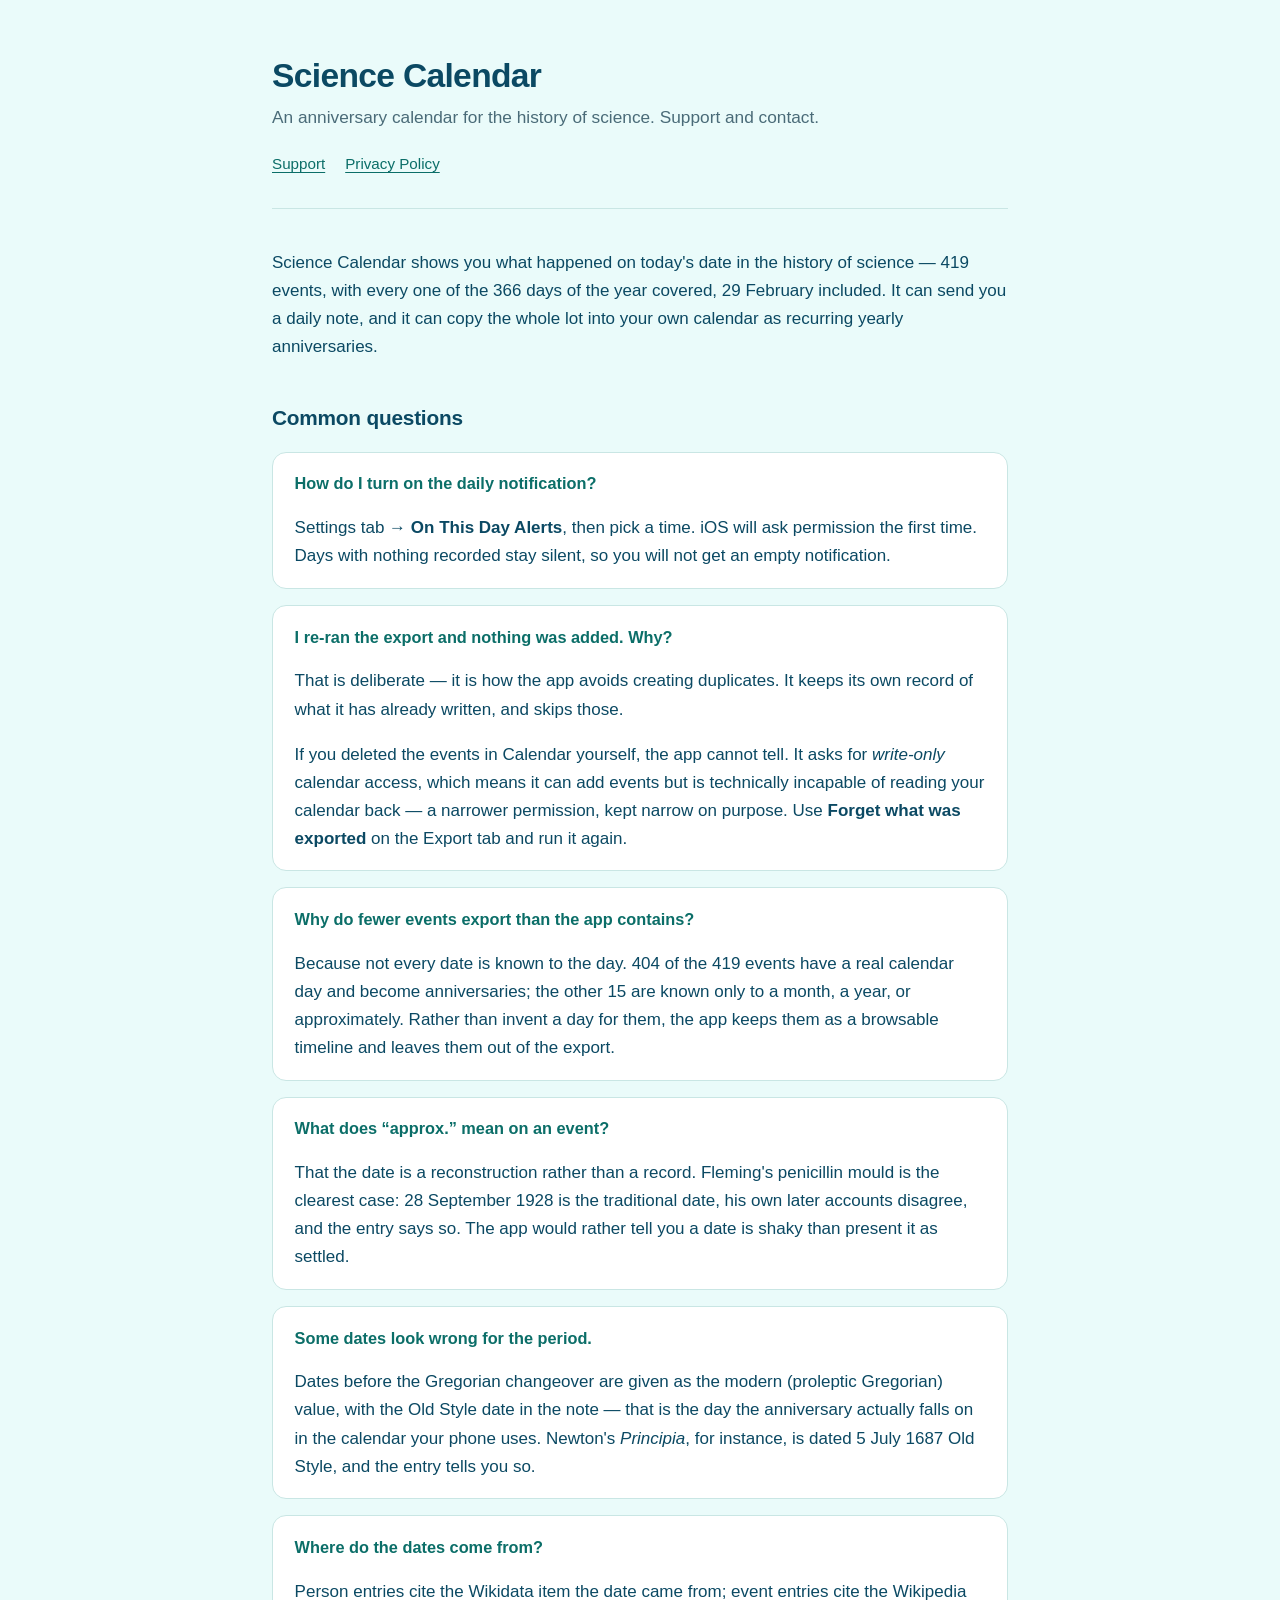
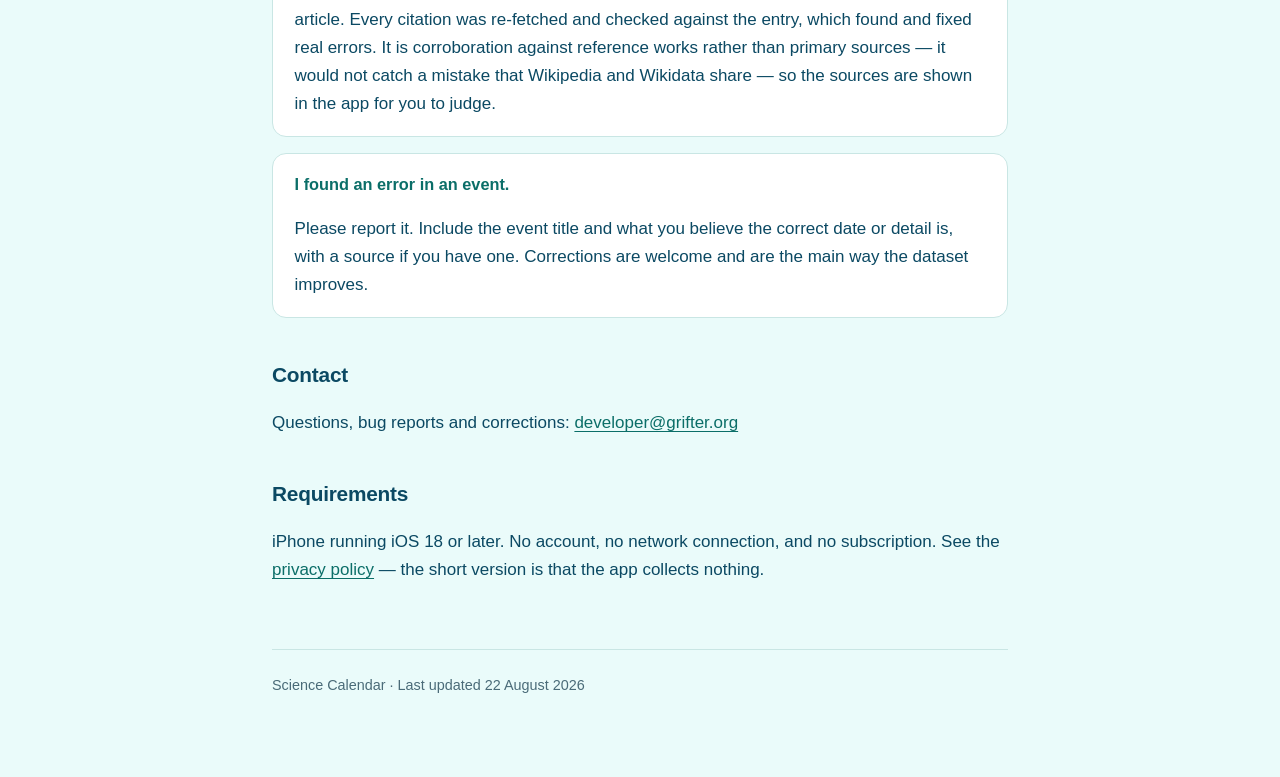
<file: index.html>
<!doctype html>
<html lang="en">
<head>
<meta charset="utf-8">
<meta name="viewport" content="width=device-width, initial-scale=1">
<title>Science Calendar — Support</title>
<link rel="stylesheet" href="style.css">
</head>
<body>
<div class="wrap">
<header>
  <h1>Science Calendar</h1>
  <p class="lede">An anniversary calendar for the history of science. Support and contact.</p>
  <nav><a href="index.html">Support</a><a href="privacy.html">Privacy Policy</a></nav>
</header>

<p>Science Calendar shows you what happened on today's date in the history of
science — 419 events, with every one of the 366 days of the year covered,
29 February included. It can send you a daily note, and it can copy the whole
lot into your own calendar as recurring yearly anniversaries.</p>

<h2>Common questions</h2>

<div class="card">
<h3>How do I turn on the daily notification?</h3>
<p>Settings tab → <strong>On This Day Alerts</strong>, then pick a time. iOS will
ask permission the first time. Days with nothing recorded stay silent, so you
will not get an empty notification.</p>
</div>

<div class="card">
<h3>I re-ran the export and nothing was added. Why?</h3>
<p>That is deliberate — it is how the app avoids creating duplicates. It keeps
its own record of what it has already written, and skips those.</p>
<p>If you deleted the events in Calendar yourself, the app cannot tell. It asks
for <em>write-only</em> calendar access, which means it can add events but is
technically incapable of reading your calendar back — a narrower permission,
kept narrow on purpose. Use <strong>Forget what was exported</strong> on the
Export tab and run it again.</p>
</div>

<div class="card">
<h3>Why do fewer events export than the app contains?</h3>
<p>Because not every date is known to the day. 404 of the 419 events have a real
calendar day and become anniversaries; the other 15 are known only to a month,
a year, or approximately. Rather than invent a day for them, the app keeps them
as a browsable timeline and leaves them out of the export.</p>
</div>

<div class="card">
<h3>What does “approx.” mean on an event?</h3>
<p>That the date is a reconstruction rather than a record. Fleming's penicillin
mould is the clearest case: 28 September 1928 is the traditional date, his own
later accounts disagree, and the entry says so. The app would rather tell you a
date is shaky than present it as settled.</p>
</div>

<div class="card">
<h3>Some dates look wrong for the period.</h3>
<p>Dates before the Gregorian changeover are given as the modern (proleptic
Gregorian) value, with the Old Style date in the note — that is the day the
anniversary actually falls on in the calendar your phone uses. Newton's
<em>Principia</em>, for instance, is dated 5 July 1687 Old Style, and the entry
tells you so.</p>
</div>

<div class="card">
<h3>Where do the dates come from?</h3>
<p>Person entries cite the Wikidata item the date came from; event entries cite
the Wikipedia article. Every citation was re-fetched and checked against the
entry, which found and fixed real errors. It is corroboration against reference
works rather than primary sources — it would not catch a mistake that Wikipedia
and Wikidata share — so the sources are shown in the app for you to judge.</p>
</div>

<div class="card">
<h3>I found an error in an event.</h3>
<p>Please report it. Include the event title and what you believe the correct
date or detail is, with a source if you have one. Corrections are welcome and
are the main way the dataset improves.</p>
</div>

<h2>Contact</h2>
<p>Questions, bug reports and corrections:
<a href="mailto:developer@grifter.org">developer@grifter.org</a></p>

<h2>Requirements</h2>
<p>iPhone running iOS 18 or later. No account, no network connection, and no
subscription. See the <a href="privacy.html">privacy policy</a> — the short
version is that the app collects nothing.</p>

<footer>Science Calendar · Last updated 22 August 2026</footer>
</div>
</body>
</html>
</file>
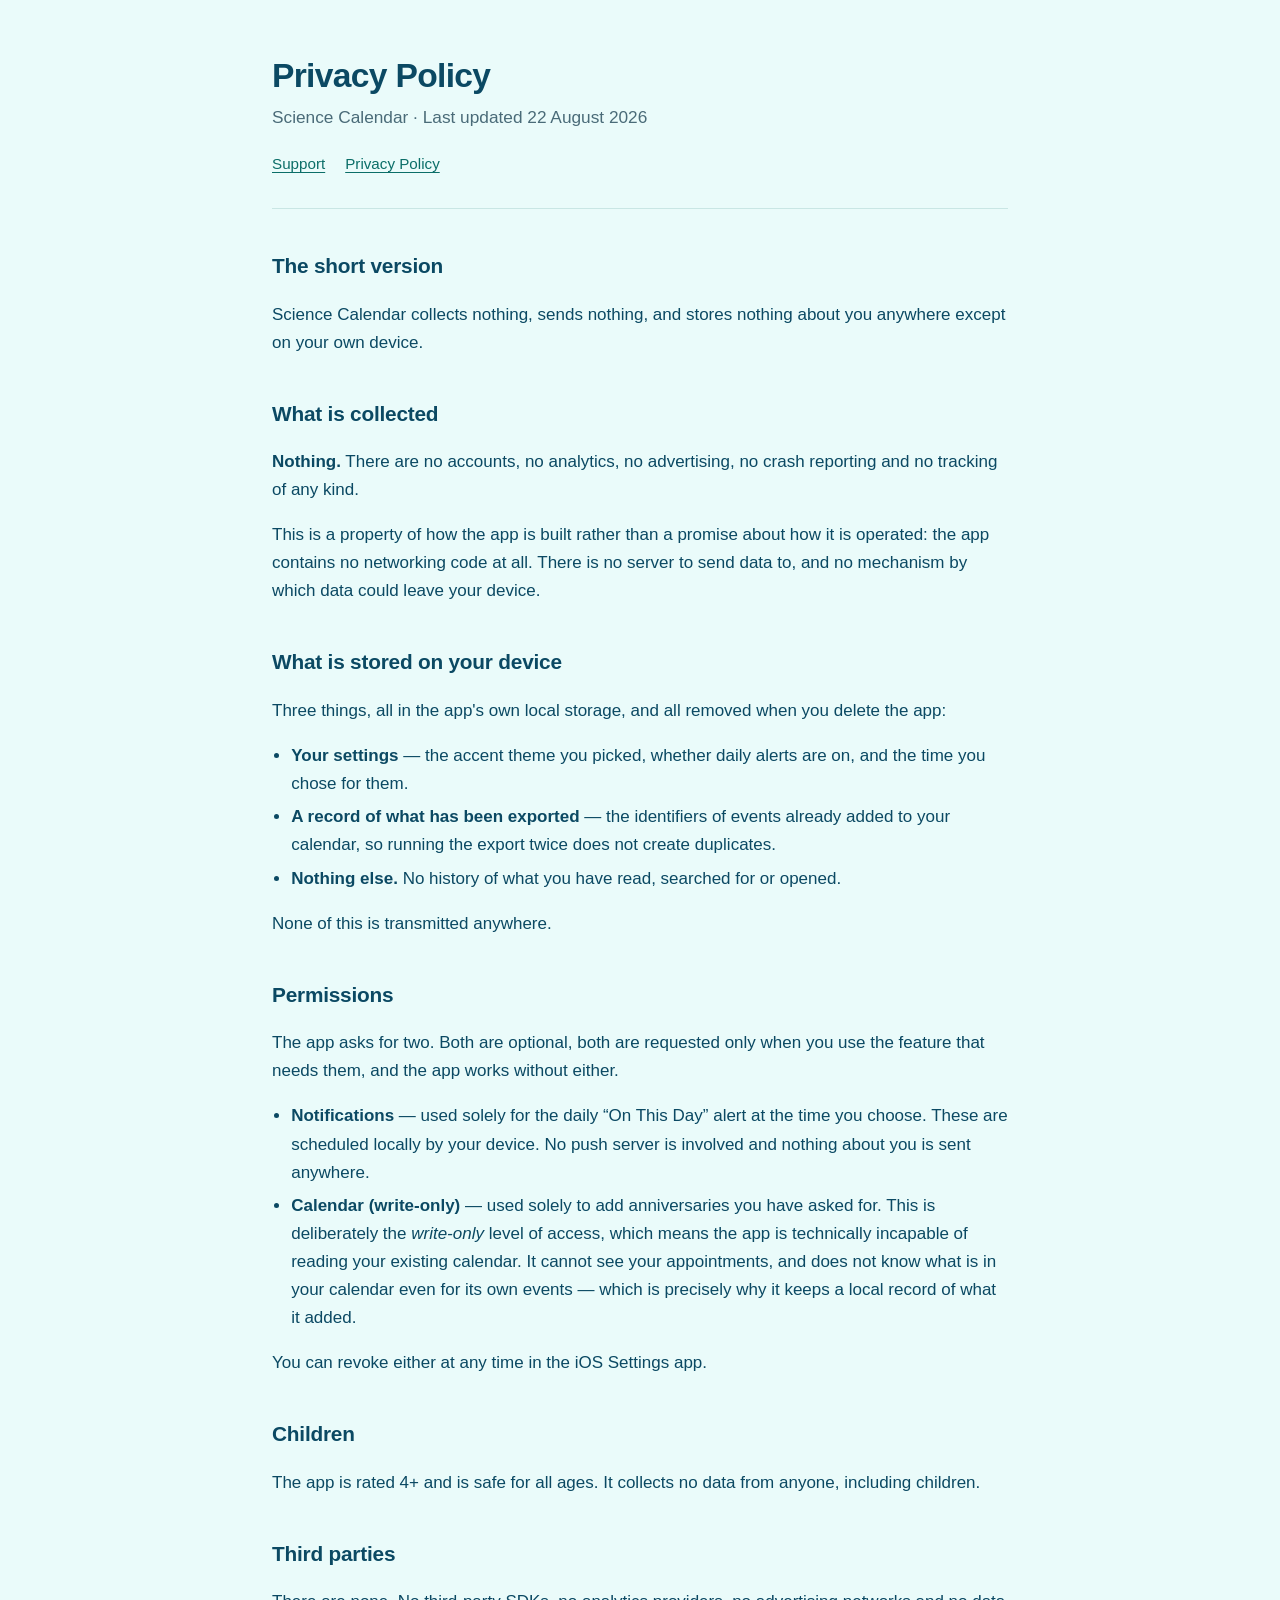
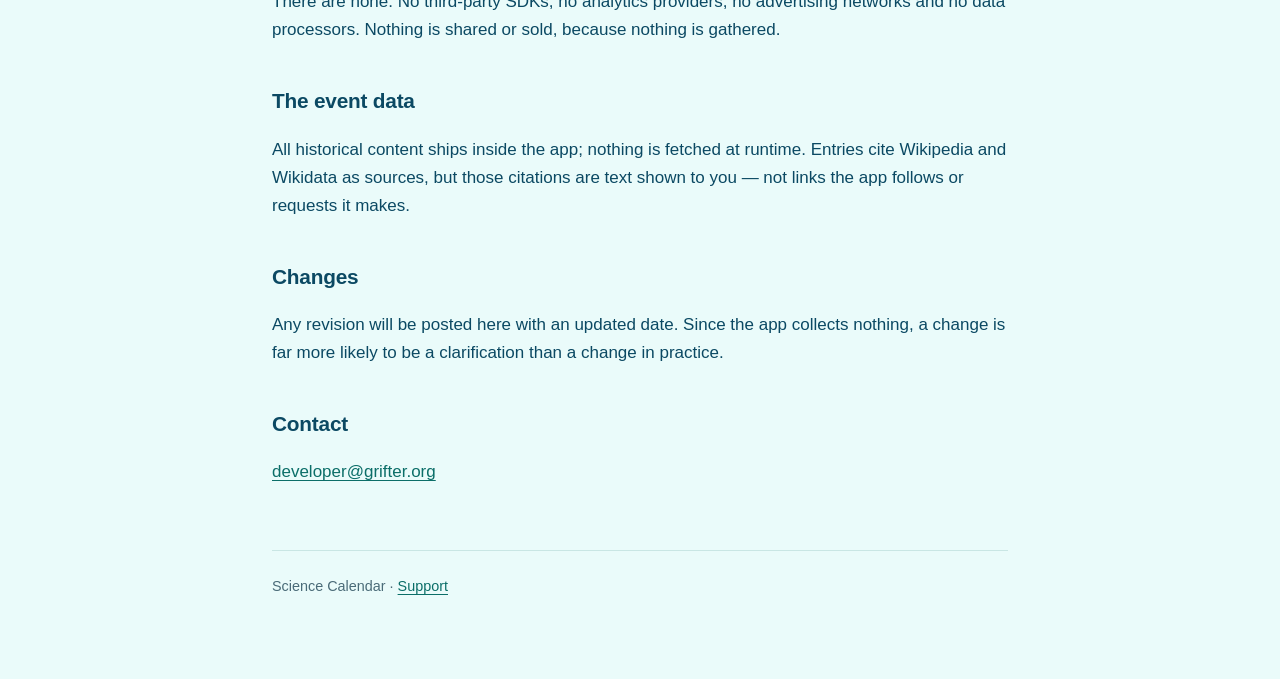
<file: privacy.html>
<!doctype html>
<html lang="en">
<head>
<meta charset="utf-8">
<meta name="viewport" content="width=device-width, initial-scale=1">
<title>Science Calendar — Privacy Policy</title>
<link rel="stylesheet" href="style.css">
</head>
<body>
<div class="wrap">
<header>
  <h1>Privacy Policy</h1>
  <p class="lede">Science Calendar · Last updated 22 August 2026</p>
  <nav><a href="index.html">Support</a><a href="privacy.html">Privacy Policy</a></nav>
</header>

<h2>The short version</h2>
<p>Science Calendar collects nothing, sends nothing, and stores nothing about
you anywhere except on your own device.</p>

<h2>What is collected</h2>
<p><strong>Nothing.</strong> There are no accounts, no analytics, no
advertising, no crash reporting and no tracking of any kind.</p>
<p>This is a property of how the app is built rather than a promise about how it
is operated: the app contains no networking code at all. There is no server to
send data to, and no mechanism by which data could leave your device.</p>

<h2>What is stored on your device</h2>
<p>Three things, all in the app's own local storage, and all removed when you
delete the app:</p>
<ul>
  <li><strong>Your settings</strong> — the accent theme you picked, whether
      daily alerts are on, and the time you chose for them.</li>
  <li><strong>A record of what has been exported</strong> — the identifiers of
      events already added to your calendar, so running the export twice does
      not create duplicates.</li>
  <li><strong>Nothing else.</strong> No history of what you have read, searched
      for or opened.</li>
</ul>
<p>None of this is transmitted anywhere.</p>

<h2>Permissions</h2>
<p>The app asks for two. Both are optional, both are requested only when you use
the feature that needs them, and the app works without either.</p>
<ul>
  <li><strong>Notifications</strong> — used solely for the daily “On This Day”
      alert at the time you choose. These are scheduled locally by your device.
      No push server is involved and nothing about you is sent anywhere.</li>
  <li><strong>Calendar (write-only)</strong> — used solely to add anniversaries
      you have asked for. This is deliberately the <em>write-only</em> level of
      access, which means the app is technically incapable of reading your
      existing calendar. It cannot see your appointments, and does not know
      what is in your calendar even for its own events — which is precisely why
      it keeps a local record of what it added.</li>
</ul>
<p>You can revoke either at any time in the iOS Settings app.</p>

<h2>Children</h2>
<p>The app is rated 4+ and is safe for all ages. It collects no data from
anyone, including children.</p>

<h2>Third parties</h2>
<p>There are none. No third-party SDKs, no analytics providers, no advertising
networks and no data processors. Nothing is shared or sold, because nothing is
gathered.</p>

<h2>The event data</h2>
<p>All historical content ships inside the app; nothing is fetched at runtime.
Entries cite Wikipedia and Wikidata as sources, but those citations are text
shown to you — not links the app follows or requests it makes.</p>

<h2>Changes</h2>
<p>Any revision will be posted here with an updated date. Since the app collects
nothing, a change is far more likely to be a clarification than a change in
practice.</p>

<h2>Contact</h2>
<p><a href="mailto:developer@grifter.org">developer@grifter.org</a></p>

<footer>Science Calendar · <a href="index.html">Support</a></footer>
</div>
</body>
</html>
</file>
<file: style.css>
/* Palette taken from the app icon, same values as Theme.swift. */
:root {
  --paper: #EAFBFA;
  --raised: #FFFFFF;
  --ink: #0B4963;
  --muted: #4A6B78;
  --accent: #0B6E68;
  --gold: #8A6A12;
  --rule: #C9E6E4;
}
@media (prefers-color-scheme: dark) {
  :root {
    --paper: #031523;
    --raised: #07324A;
    --ink: #D6E9EE;
    --muted: #9DB8C2;
    --accent: #19D4C5;
    --gold: #FFCC55;
    --rule: #0E4058;
  }
}
* { box-sizing: border-box; }
body {
  margin: 0;
  padding: 0 1.25rem 5rem;
  background: var(--paper);
  color: var(--ink);
  font: 17px/1.65 -apple-system, BlinkMacSystemFont, "Segoe UI", Roboto, Helvetica, Arial, sans-serif;
  -webkit-text-size-adjust: 100%;
}
.wrap { max-width: 46rem; margin: 0 auto; }
header { padding: 3.5rem 0 2rem; border-bottom: 1px solid var(--rule); margin-bottom: 2.5rem; }
h1 { font-size: 2.1rem; line-height: 1.2; margin: 0 0 .4rem; letter-spacing: -.02em; }
h2 { font-size: 1.3rem; margin: 2.5rem 0 .75rem; letter-spacing: -.01em; }
h3 { font-size: 1.02rem; margin: 1.75rem 0 .4rem; color: var(--accent); }
p, li { color: var(--ink); }
.lede { color: var(--muted); font-size: 1.08rem; margin: 0; }
a { color: var(--accent); text-underline-offset: 3px; }
ul { padding-left: 1.2rem; }
li { margin: .35rem 0; }
code {
  background: var(--raised); border: 1px solid var(--rule);
  padding: .1em .4em; border-radius: 5px; font-size: .88em;
}
.card {
  background: var(--raised); border: 1px solid var(--rule);
  border-radius: 14px; padding: 1.1rem 1.35rem; margin: 1rem 0;
}
.card h3 { margin-top: 0; }
.card p:last-child { margin-bottom: 0; }
nav { margin-top: 1.25rem; font-size: .95rem; }
nav a { margin-right: 1.25rem; }
footer {
  margin-top: 4rem; padding-top: 1.5rem;
  border-top: 1px solid var(--rule); color: var(--muted); font-size: .9rem;
}
</file>
